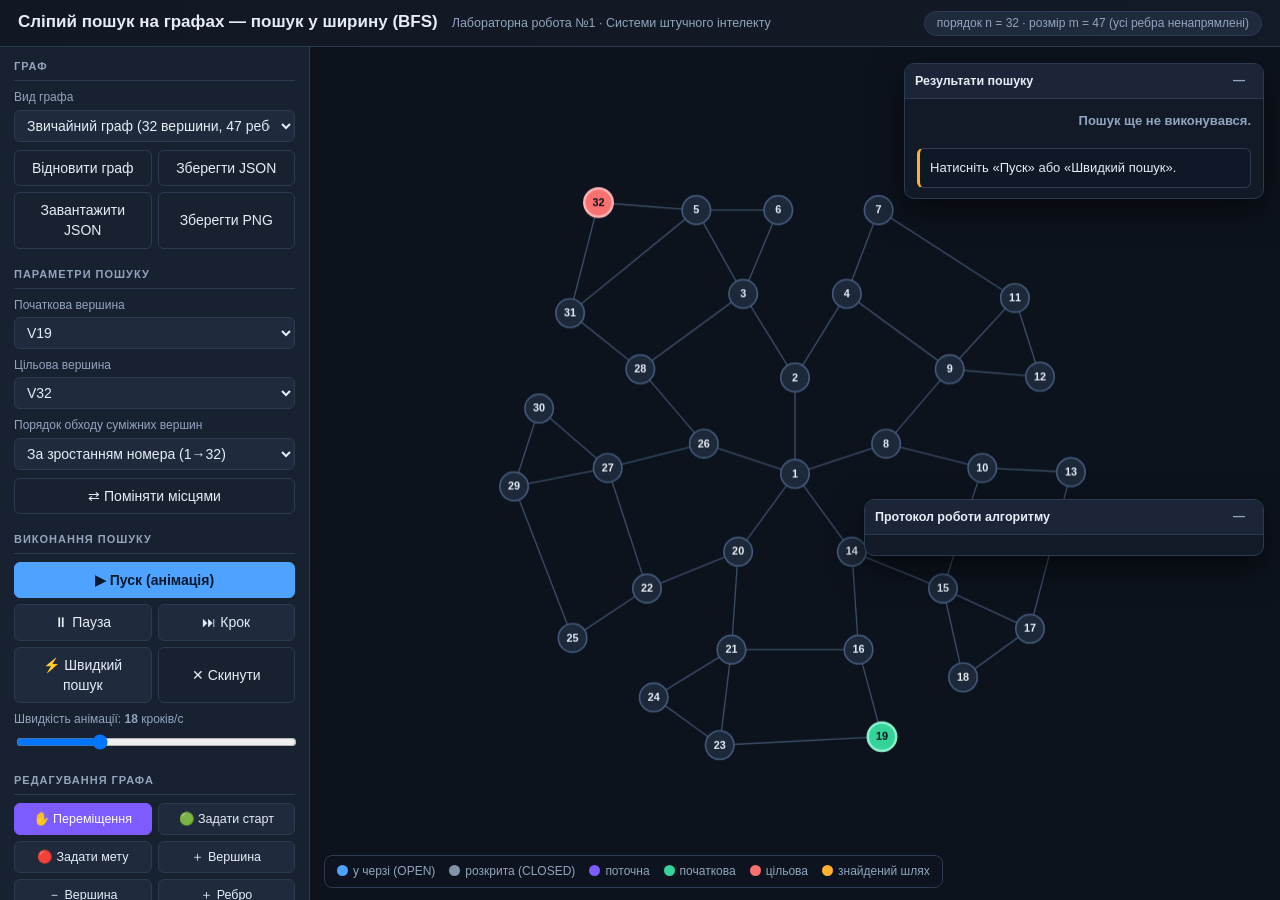
<file: lab_1/index.html>
<!DOCTYPE html>
<html lang="uk">
<head>
<meta charset="utf-8">
<title>Пошук у ширину на графах — лабораторна робота №1</title>
<link rel="stylesheet" href="css/style.css">
</head>
<body>
<div id="app">

  <header>
    <h1>Сліпий пошук на графах — пошук у ширину (BFS)</h1>
    <span class="sub">Лабораторна робота №1 · Системи штучного інтелекту</span>
    <span class="spacer"></span>
    <span class="badge" id="graphInfo">граф: —</span>
  </header>

  <!-- ============================ керування ============================= -->
  <aside>

    <div class="group">
      <h2>Граф</h2>
      <label class="field">
        <span>Вид графа</span>
        <select id="graphType">
          <option value="undirected">Звичайний граф (32 вершини, 47 ребер)</option>
          <option value="directed">Оргграф (32 вершини, 47 дуг)</option>
          <option value="tree">Дерево (32 вершини, 31 ребро)</option>
          <option value="tree-directed">Орієнтоване дерево</option>
          <option value="mixed">Мішаний (10 ребер замінено дугами)</option>
          <option value="extended">Розширений граф (32 вершини, 55 ребер)</option>
        </select>
      </label>
      <div class="row">
        <button id="btnReload" class="ghost">Відновити граф</button>
        <button id="btnExport" class="ghost">Зберегти JSON</button>
      </div>
      <div class="row" style="margin-top:6px">
        <button id="btnImport" class="ghost">Завантажити JSON</button>
        <button id="btnPng" class="ghost">Зберегти PNG</button>
      </div>
      <input type="file" id="fileInput" accept="application/json" style="display:none">
    </div>

    <div class="group">
      <h2>Параметри пошуку</h2>
      <label class="field">
        <span>Початкова вершина</span>
        <select id="startSel"></select>
      </label>
      <label class="field">
        <span>Цільова вершина</span>
        <select id="goalSel"></select>
      </label>
      <label class="field">
        <span>Порядок обходу суміжних вершин</span>
        <select id="orderSel">
          <option value="asc">За зростанням номера (1→32)</option>
          <option value="desc">За спаданням номера (32→1)</option>
          <option value="cw">За годинниковою стрілкою</option>
          <option value="ccw">Проти годинникової стрілки</option>
          <option value="insert">У порядку задання ребер</option>
        </select>
      </label>
      <div class="row">
        <button id="btnSwap" class="ghost">⇄ Поміняти місцями</button>
      </div>
    </div>

    <div class="group">
      <h2>Виконання пошуку</h2>
      <div class="row">
        <button id="btnRun" class="primary">▶ Пуск (анімація)</button>
      </div>
      <div class="row" style="margin-top:6px">
        <button id="btnPause">⏸ Пауза</button>
        <button id="btnStep">⏭ Крок</button>
      </div>
      <div class="row" style="margin-top:6px">
        <button id="btnFast">⚡ Швидкий пошук</button>
        <button id="btnReset" class="ghost">✕ Скинути</button>
      </div>
      <label class="field" style="margin-top:8px">
        <span>Швидкість анімації: <b id="speedVal">18</b> кроків/с</span>
        <input type="range" id="speed" min="1" max="60" value="18">
      </label>
    </div>

    <div class="group">
      <h2>Редагування графа</h2>
      <div class="modes">
        <button data-mode="move"   class="on">✋ Переміщення</button>
        <button data-mode="start">🟢 Задати старт</button>
        <button data-mode="goal">🔴 Задати мету</button>
        <button data-mode="addV">＋ Вершина</button>
        <button data-mode="delV">－ Вершина</button>
        <button data-mode="addE">＋ Ребро</button>
        <button data-mode="addA">＋ Дуга</button>
        <button data-mode="delE">－ Ребро/дуга</button>
        <button data-mode="flipE" style="grid-column:1/-1">⟲ Ребро ⇄ дуга (змінити напрям)</button>
      </div>
      <div class="hint" id="modeHint">
        Режим «Переміщення»: перетягуйте вершини мишею, щоб змінити вигляд графа.
      </div>
    </div>

    <div class="group">
      <h2>Дослідження</h2>
      <div class="row">
        <button id="btnResearch">📊 Серія експериментів</button>
      </div>
      <div class="hint">
        Автоматично виконує пошук для всіх порядків обходу, для прямого і
        дзеркального напрямів та для всіх видів графа і зводить результати
        в таблицю (її можна зберегти у CSV).
      </div>
    </div>

  </aside>

  <!-- ============================== полотно ============================== -->
  <main id="stage">
    <canvas id="canvas"></canvas>

    <div class="legend">
      <span><i style="background:#4da3ff"></i>у черзі (OPEN)</span>
      <span><i style="background:#8593a8"></i>розкрита (CLOSED)</span>
      <span><i style="background:#7c5cff"></i>поточна</span>
      <span><i style="background:#34d399"></i>початкова</span>
      <span><i style="background:#f87171"></i>цільова</span>
      <span><i style="background:#ffb02e"></i>знайдений шлях</span>
    </div>

    <!-- вікно результатів пошуку -->
    <div class="window" id="winResults">
      <div class="title">
        <span>Результати пошуку</span>
        <span class="spacer"></span>
        <button data-collapse>—</button>
      </div>
      <div class="body">
        <table class="kv" id="resTable"></table>
        <div id="queueView" class="queue-view"></div>
        <div class="pathline" id="pathLine">Пошук не виконувався.</div>
      </div>
    </div>

    <!-- вікно протоколу роботи алгоритму -->
    <div class="window" id="winLog">
      <div class="title">
        <span>Протокол роботи алгоритму</span>
        <span class="spacer"></span>
        <button data-collapse>—</button>
      </div>
      <div class="body"><div id="logBody"></div></div>
    </div>

    <!-- вікно серії експериментів -->
    <div class="window" id="winResearch">
      <div class="title">
        <span>Серія експериментів</span>
        <span class="spacer"></span>
        <button id="btnCsv">CSV</button>
        <button data-close>✕</button>
      </div>
      <div class="body"><div id="researchBody"></div></div>
    </div>
  </main>

</div>

<script src="js/graph-data.js"></script>
<script src="js/graph.js"></script>
<script src="js/bfs.js"></script>
<script src="js/render.js"></script>
<script src="js/research.js"></script>
<script src="js/app.js"></script>
</body>
</html>
</file>
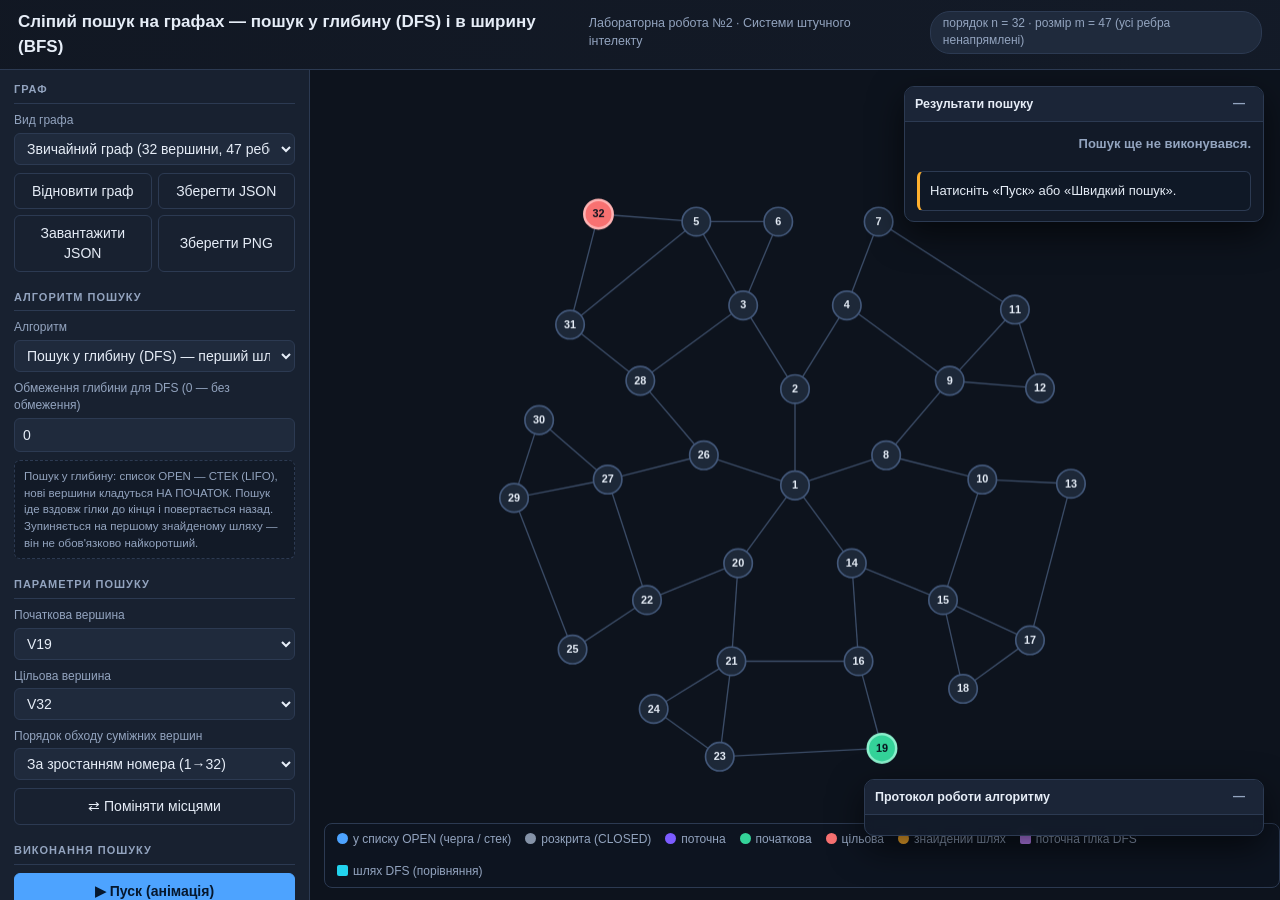
<file: lab_2/index.html>
<!DOCTYPE html>
<html lang="uk">
<head>
<meta charset="utf-8">
<title>Пошук у ширину і в глибину — лабораторна робота №2</title>
<link rel="stylesheet" href="css/style.css">
</head>
<body>
<div id="app">

  <header>
    <h1>Сліпий пошук на графах — пошук у глибину (DFS) і в ширину (BFS)</h1>
    <span class="sub">Лабораторна робота №2 · Системи штучного інтелекту</span>
    <span class="spacer"></span>
    <span class="badge" id="graphInfo">граф: —</span>
  </header>

  <!-- ============================ керування ============================= -->
  <aside>

    <div class="group">
      <h2>Граф</h2>
      <label class="field">
        <span>Вид графа</span>
        <select id="graphType">
          <option value="undirected">Звичайний граф (32 вершини, 47 ребер)</option>
          <option value="directed">Оргграф (32 вершини, 47 дуг)</option>
          <option value="tree">Дерево (32 вершини, 31 ребро)</option>
          <option value="tree-directed">Орієнтоване дерево</option>
          <option value="mixed">Мішаний (10 ребер замінено дугами)</option>
          <option value="extended">Розширений граф (32 вершини, 55 ребер)</option>
        </select>
      </label>
      <div class="row">
        <button id="btnReload" class="ghost">Відновити граф</button>
        <button id="btnExport" class="ghost">Зберегти JSON</button>
      </div>
      <div class="row" style="margin-top:6px">
        <button id="btnImport" class="ghost">Завантажити JSON</button>
        <button id="btnPng" class="ghost">Зберегти PNG</button>
      </div>
      <input type="file" id="fileInput" accept="application/json" style="display:none">
    </div>

    <div class="group">
      <h2>Алгоритм пошуку</h2>
      <label class="field">
        <span>Алгоритм</span>
        <select id="algoSel">
          <option value="dfs">Пошук у глибину (DFS) — перший шлях</option>
          <option value="dfs-short">Пошук у глибину (DFS) — найкоротший шлях</option>
          <option value="bfs">Пошук у ширину (BFS)</option>
        </select>
      </label>
      <label class="field" id="limitField">
        <span>Обмеження глибини для DFS (0 — без обмеження)</span>
        <input type="number" id="limitInp" min="0" max="40" value="0">
      </label>
      <div class="hint" id="algoHint"></div>
    </div>

    <div class="group">
      <h2>Параметри пошуку</h2>
      <label class="field">
        <span>Початкова вершина</span>
        <select id="startSel"></select>
      </label>
      <label class="field">
        <span>Цільова вершина</span>
        <select id="goalSel"></select>
      </label>
      <label class="field">
        <span>Порядок обходу суміжних вершин</span>
        <select id="orderSel">
          <option value="asc">За зростанням номера (1→32)</option>
          <option value="desc">За спаданням номера (32→1)</option>
          <option value="cw">За годинниковою стрілкою</option>
          <option value="ccw">Проти годинникової стрілки</option>
          <option value="insert">У порядку задання ребер</option>
        </select>
      </label>
      <div class="row">
        <button id="btnSwap" class="ghost">⇄ Поміняти місцями</button>
      </div>
    </div>

    <div class="group">
      <h2>Виконання пошуку</h2>
      <div class="row">
        <button id="btnRun" class="primary">▶ Пуск (анімація)</button>
      </div>
      <div class="row" style="margin-top:6px">
        <button id="btnPause">⏸ Пауза</button>
        <button id="btnStep">⏭ Крок</button>
      </div>
      <div class="row" style="margin-top:6px">
        <button id="btnFast">⚡ Швидкий пошук</button>
        <button id="btnReset" class="ghost">✕ Скинути</button>
      </div>
      <label class="field" style="margin-top:8px">
        <span>Швидкість анімації: <b id="speedVal">18</b> кроків/с</span>
        <input type="range" id="speed" min="1" max="60" value="18">
      </label>
    </div>

    <div class="group">
      <h2>Редагування графа</h2>
      <div class="modes">
        <button data-mode="move"   class="on">✋ Переміщення</button>
        <button data-mode="start">🟢 Задати старт</button>
        <button data-mode="goal">🔴 Задати мету</button>
        <button data-mode="addV">＋ Вершина</button>
        <button data-mode="delV">－ Вершина</button>
        <button data-mode="addE">＋ Ребро</button>
        <button data-mode="addA">＋ Дуга</button>
        <button data-mode="delE">－ Ребро/дуга</button>
        <button data-mode="flipE" style="grid-column:1/-1">⟲ Ребро ⇄ дуга (змінити напрям)</button>
      </div>
      <div class="hint" id="modeHint">
        Режим «Переміщення»: перетягуйте вершини мишею, щоб змінити вигляд графа.
      </div>
    </div>

    <div class="group">
      <h2>Дослідження</h2>
      <div class="row">
        <button id="btnCompare" class="primary">⚖ Порівняти BFS і DFS</button>
      </div>
      <div class="row" style="margin-top:6px">
        <button id="btnResearch">📊 Серія експериментів</button>
      </div>
      <div class="hint">
        «Порівняти» виконує BFS і обидва варіанти DFS на поточному графі за
        однакових умов і показує обидва шляхи на графі. «Серія експериментів»
        автоматично проганяє всі досліди для трьох алгоритмів і зводить
        результати в таблиці (їх можна зберегти у CSV).
      </div>
    </div>

  </aside>

  <!-- ============================== полотно ============================== -->
  <main id="stage">
    <canvas id="canvas"></canvas>

    <div class="legend">
      <span><i style="background:#4da3ff"></i>у списку OPEN (черга / стек)</span>
      <span><i style="background:#8593a8"></i>розкрита (CLOSED)</span>
      <span><i style="background:#7c5cff"></i>поточна</span>
      <span><i style="background:#34d399"></i>початкова</span>
      <span><i style="background:#f87171"></i>цільова</span>
      <span><i style="background:#ffb02e"></i>знайдений шлях</span>
      <span><i style="background:#c084fc;border-radius:2px"></i>поточна гілка DFS</span>
      <span><i style="background:#22d3ee;border-radius:2px"></i>шлях DFS (порівняння)</span>
    </div>

    <!-- вікно результатів пошуку -->
    <div class="window" id="winResults">
      <div class="title">
        <span>Результати пошуку</span>
        <span class="spacer"></span>
        <button data-collapse>—</button>
      </div>
      <div class="body">
        <table class="kv" id="resTable"></table>
        <div id="queueView" class="queue-view"></div>
        <div class="pathline" id="pathLine">Пошук не виконувався.</div>
      </div>
    </div>

    <!-- вікно протоколу роботи алгоритму -->
    <div class="window" id="winLog">
      <div class="title">
        <span>Протокол роботи алгоритму</span>
        <span class="spacer"></span>
        <button data-collapse>—</button>
      </div>
      <div class="body"><div id="logBody"></div></div>
    </div>

    <!-- вікно порівняння BFS і DFS -->
    <div class="window" id="winCompare">
      <div class="title">
        <span>Порівняння пошуку в ширину і в глибину</span>
        <span class="spacer"></span>
        <button data-close>✕</button>
      </div>
      <div class="body"><div id="compareBody"></div></div>
    </div>

    <!-- вікно серії експериментів -->
    <div class="window" id="winResearch">
      <div class="title">
        <span>Серія експериментів</span>
        <span class="spacer"></span>
        <button id="btnCsv">CSV</button>
        <button data-close>✕</button>
      </div>
      <div class="body"><div id="researchBody"></div></div>
    </div>
  </main>

</div>

<script src="js/graph-data.js"></script>
<script src="js/graph.js"></script>
<script src="js/bfs.js"></script>
<script src="js/dfs.js"></script>
<script src="js/search.js"></script>
<script src="js/render.js"></script>
<script src="js/research.js"></script>
<script src="js/app.js"></script>
</body>
</html>
</file>
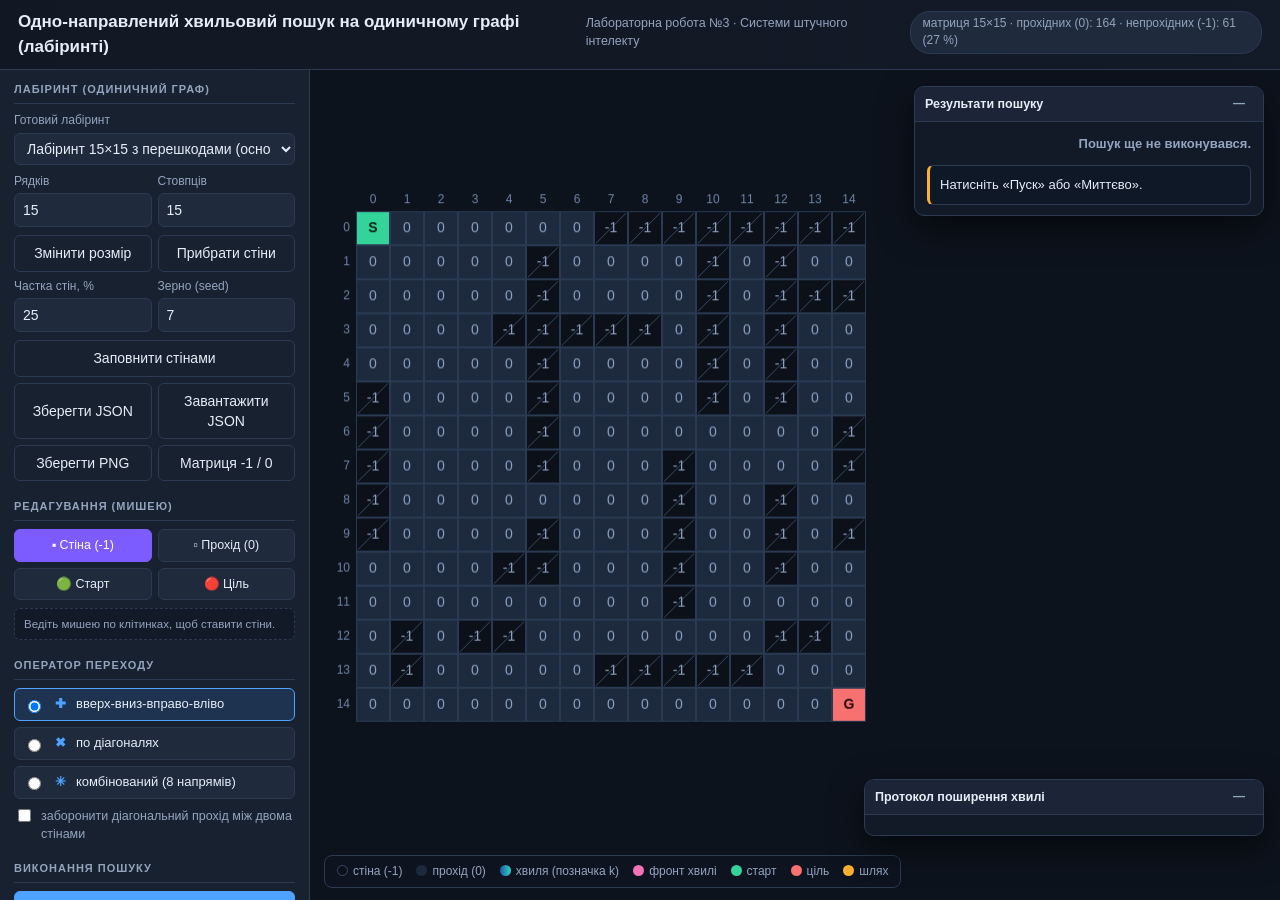
<file: lab_3/index.html>
<!DOCTYPE html>
<html lang="uk">
<head>
<meta charset="utf-8">
<title>Хвильовий пошук у лабіринті — лабораторна робота №3</title>
<link rel="stylesheet" href="css/style.css">
</head>
<body>
<div id="app">

  <header>
    <h1>Одно-направлений хвильовий пошук на одиничному графі (лабіринті)</h1>
    <span class="sub">Лабораторна робота №3 · Системи штучного інтелекту</span>
    <span class="spacer"></span>
    <span class="badge" id="mazeInfo">лабіринт: —</span>
  </header>

  <!-- ============================ керування ============================= -->
  <aside>

    <div class="group">
      <h2>Лабіринт (одиничний граф)</h2>
      <label class="field">
        <span>Готовий лабіринт</span>
        <select id="presetSel"></select>
      </label>
      <div class="row">
        <label class="field small"><span>Рядків</span><input type="number" id="rowsInp" min="5" max="30" value="15"></label>
        <label class="field small"><span>Стовпців</span><input type="number" id="colsInp" min="5" max="30" value="15"></label>
      </div>
      <div class="row">
        <button id="btnResize" class="ghost">Змінити розмір</button>
        <button id="btnClear" class="ghost">Прибрати стіни</button>
      </div>
      <div class="row" style="margin-top:6px">
        <label class="field small"><span>Частка стін, %</span><input type="number" id="densInp" min="0" max="70" value="25"></label>
        <label class="field small"><span>Зерно (seed)</span><input type="number" id="seedInp" min="1" max="99999" value="7"></label>
      </div>
      <div class="row">
        <button id="btnFill" class="ghost">Заповнити стінами</button>
      </div>
      <div class="row" style="margin-top:6px">
        <button id="btnExport" class="ghost">Зберегти JSON</button>
        <button id="btnImport" class="ghost">Завантажити JSON</button>
      </div>
      <div class="row" style="margin-top:6px">
        <button id="btnPng" class="ghost">Зберегти PNG</button>
        <button id="btnMatrix" class="ghost">Матриця -1 / 0</button>
      </div>
      <input type="file" id="fileInput" accept="application/json" style="display:none">
    </div>

    <div class="group">
      <h2>Редагування (мишею)</h2>
      <div class="modes">
        <button data-mode="wall" class="on">▪ Стіна (-1)</button>
        <button data-mode="free">▫ Прохід (0)</button>
        <button data-mode="start">🟢 Старт</button>
        <button data-mode="goal">🔴 Ціль</button>
      </div>
      <div class="hint" id="modeHint">Ведіть мишею по клітинках, щоб ставити стіни.</div>
    </div>

    <div class="group">
      <h2>Оператор переходу</h2>
      <div class="ops">
        <label><input type="radio" name="op" value="cross" checked> <b>✚</b> вверх-вниз-вправо-вліво</label>
        <label><input type="radio" name="op" value="diag"> <b>✖</b> по діагоналях</label>
        <label><input type="radio" name="op" value="combo"> <b>✳</b> комбінований (8 напрямів)</label>
      </div>
      <label class="check">
        <input type="checkbox" id="noCutChk">
        заборонити діагональний прохід між двома стінами
      </label>
    </div>

    <div class="group">
      <h2>Виконання пошуку</h2>
      <div class="row">
        <button id="btnRun" class="primary">▶ Пуск (хвиля)</button>
      </div>
      <div class="row" style="margin-top:6px">
        <button id="btnPause">⏸ Пауза</button>
        <button id="btnStep">⏭ Крок</button>
      </div>
      <div class="row" style="margin-top:6px">
        <button id="btnFast">⚡ Миттєво</button>
        <button id="btnReset" class="ghost">✕ Скинути</button>
      </div>
      <label class="field" style="margin-top:8px">
        <span>Затримка: <b id="delayVal">250</b> мс</span>
        <input type="range" id="delay" min="0" max="1500" step="10" value="250">
      </label>
      <label class="field">
        <span>Крок анімації</span>
        <select id="granSel">
          <option value="wave">одна хвиля (фронт)</option>
          <option value="cell">одна клітинка</option>
        </select>
      </label>
      <label class="check"><input type="checkbox" id="numChk" checked> показувати позначки в клітинках</label>
    </div>

    <div class="group">
      <h2>Дослідження</h2>
      <div class="row">
        <button id="btnCompare" class="primary">⚖ Порівняти оператори</button>
      </div>
      <div class="row" style="margin-top:6px">
        <button id="btnResearch">📊 Серія експериментів</button>
      </div>
      <div class="hint">
        «Порівняти» виконує хвильовий пошук усіма операторами на поточному
        лабіринті й показує всі шляхи одночасно. «Серія експериментів» проганяє
        досліди для різних лабіринтів, розмірів і частки стін.
      </div>
    </div>
  </aside>

  <!-- ============================== полотно ============================== -->
  <main id="stage">
    <canvas id="canvas"></canvas>

    <div class="legend">
      <span><i style="background:#0b1019;border:1px solid #3a4a63"></i>стіна (-1)</span>
      <span><i style="background:#1d2a3d"></i>прохід (0)</span>
      <span><i style="background:linear-gradient(90deg,#1e5aa8,#2dd4bf)"></i>хвиля (позначка k)</span>
      <span><i style="background:#f472b6"></i>фронт хвилі</span>
      <span><i style="background:#34d399"></i>старт</span>
      <span><i style="background:#f87171"></i>ціль</span>
      <span><i style="background:#ffb02e"></i>шлях</span>
    </div>

    <div class="window" id="winResults">
      <div class="title">
        <span>Результати пошуку</span>
        <span class="spacer"></span>
        <button data-collapse>—</button>
      </div>
      <div class="body">
        <table class="kv" id="resTable"></table>
        <div class="pathline" id="pathLine">Пошук не виконувався.</div>
      </div>
    </div>

    <div class="window" id="winLog">
      <div class="title">
        <span>Протокол поширення хвилі</span>
        <span class="spacer"></span>
        <button data-collapse>—</button>
      </div>
      <div class="body"><div id="logBody"></div></div>
    </div>

    <div class="window" id="winMatrix">
      <div class="title">
        <span>Матриця лабіринту</span>
        <span class="spacer"></span>
        <button data-close>✕</button>
      </div>
      <div class="body"><pre id="matrixBody"></pre></div>
    </div>

    <div class="window" id="winCompare">
      <div class="title">
        <span>Порівняння операторів переходу</span>
        <span class="spacer"></span>
        <button data-close>✕</button>
      </div>
      <div class="body"><div id="compareBody"></div></div>
    </div>

    <div class="window" id="winResearch">
      <div class="title">
        <span>Серія експериментів</span>
        <span class="spacer"></span>
        <button id="btnCsv">CSV</button>
        <button data-close>✕</button>
      </div>
      <div class="body"><div id="researchBody"></div></div>
    </div>
  </main>
</div>

<script src="js/maze.js"></script>
<script src="js/maze-data.js"></script>
<script src="js/wave.js"></script>
<script src="js/render.js"></script>
<script src="js/research.js"></script>
<script src="js/app.js"></script>
</body>
</html>
</file>
<file: lab_1/css/style.css>
/* ===========================================================================
   style.css — оформлення графічного інтерфейсу програми "Пошук у ширину"
   =========================================================================== */

:root {
  --bg:        #10151f;
  --panel:     #182130;
  --panel-2:   #1f2a3c;
  --line:      #2c3a52;
  --text:      #e6edf7;
  --muted:     #93a4bf;
  --accent:    #4da3ff;
  --accent-2:  #7c5cff;
  --ok:        #34d399;
  --warn:      #fbbf24;
  --err:       #f87171;
  --path:      #ffb02e;
}

* { box-sizing: border-box; }

html, body {
  margin: 0;
  height: 100%;
  background: var(--bg);
  color: var(--text);
  font: 14px/1.45 "Segoe UI", Tahoma, sans-serif;
}

/* ------------------------------ каркас ---------------------------------- */

#app {
  display: grid;
  grid-template-columns: 310px 1fr;
  grid-template-rows: auto 1fr;
  height: 100vh;
}

header {
  grid-column: 1 / -1;
  display: flex;
  align-items: baseline;
  gap: 14px;
  padding: 10px 18px;
  background: linear-gradient(90deg, #16203040, #1c2a4040);
  border-bottom: 1px solid var(--line);
}
header h1 { font-size: 17px; margin: 0; font-weight: 600; }
header .sub { color: var(--muted); font-size: 12.5px; }
header .spacer { flex: 1; }
header .badge {
  background: var(--panel-2);
  border: 1px solid var(--line);
  border-radius: 20px;
  padding: 3px 12px;
  color: var(--muted);
  font-size: 12px;
}

/* ----------------------------- бічна панель ------------------------------ */

aside {
  background: var(--panel);
  border-right: 1px solid var(--line);
  overflow-y: auto;
  padding: 12px 14px 40px;
}

.group { margin-bottom: 18px; }
.group > h2 {
  font-size: 11px;
  letter-spacing: .09em;
  text-transform: uppercase;
  color: var(--muted);
  margin: 0 0 8px;
  border-bottom: 1px solid var(--line);
  padding-bottom: 5px;
}

label.field { display: block; margin-bottom: 8px; }
label.field span {
  display: block;
  font-size: 12px;
  color: var(--muted);
  margin-bottom: 3px;
}

select, input[type="number"], input[type="text"] {
  width: 100%;
  background: var(--panel-2);
  color: var(--text);
  border: 1px solid var(--line);
  border-radius: 6px;
  padding: 6px 8px;
  font: inherit;
}
select:focus, input:focus { outline: 1px solid var(--accent); }

input[type="range"] { width: 100%; }

button {
  background: var(--panel-2);
  color: var(--text);
  border: 1px solid var(--line);
  border-radius: 6px;
  padding: 7px 10px;
  font: inherit;
  cursor: pointer;
  transition: background .12s, border-color .12s;
}
button:hover { background: #26344b; border-color: #3d5a80; }
button:active { transform: translateY(1px); }
button.primary { background: var(--accent); border-color: var(--accent); color: #06182e; font-weight: 600; }
button.primary:hover { background: #6fb4ff; }
button.ghost { background: transparent; }
button.danger { border-color: #5b2b2b; color: #ffb4b4; }
button.on { background: var(--accent-2); border-color: var(--accent-2); color: #fff; }

.row { display: flex; gap: 6px; flex-wrap: wrap; }
.row > * { flex: 1; }

.modes { display: grid; grid-template-columns: 1fr 1fr; gap: 6px; }
.modes button { font-size: 12.5px; padding: 6px 4px; }

.hint {
  font-size: 11.5px;
  color: var(--muted);
  background: #121a27;
  border: 1px dashed var(--line);
  border-radius: 6px;
  padding: 7px 9px;
  margin-top: 8px;
}

/* ------------------------------- полотно --------------------------------- */

main { position: relative; overflow: hidden; }
#canvas { display: block; width: 100%; height: 100%; cursor: crosshair; }

.legend {
  position: absolute;
  left: 14px;
  bottom: 12px;
  display: flex;
  gap: 14px;
  flex-wrap: wrap;
  background: #0e1622cc;
  border: 1px solid var(--line);
  border-radius: 8px;
  padding: 7px 12px;
  font-size: 12px;
  color: var(--muted);
  backdrop-filter: blur(3px);
}
.legend i {
  display: inline-block;
  width: 11px; height: 11px;
  border-radius: 50%;
  margin-right: 5px;
  vertical-align: -1px;
}

/* --------------------------- плаваючі вікна ------------------------------ */

.window {
  position: absolute;
  width: 340px;
  background: #131c2ae8;
  border: 1px solid var(--line);
  border-radius: 10px;
  box-shadow: 0 12px 34px #0009;
  backdrop-filter: blur(6px);
  overflow: hidden;
  z-index: 5;
}
.window .title {
  display: flex;
  align-items: center;
  gap: 8px;
  padding: 7px 10px;
  background: #1b2537;
  border-bottom: 1px solid var(--line);
  cursor: move;
  font-size: 12.5px;
  font-weight: 600;
  user-select: none;
}
.window .title .spacer { flex: 1; }
.window .title button {
  padding: 1px 7px;
  font-size: 12px;
  line-height: 1.3;
  background: transparent;
  border-color: transparent;
  color: var(--muted);
}
.window .body { padding: 10px 12px; max-height: 44vh; overflow: auto; }
.window.collapsed .body { display: none; }

#winResults { right: 16px; top: 16px; width: 360px; }
#winLog { right: 16px; top: 452px; width: 400px; }
#winResearch { left: 50%; top: 8vh; width: 780px; transform: translateX(-50%); display: none; }

table.kv { width: 100%; border-collapse: collapse; font-size: 13px; }
table.kv td { padding: 3px 0; vertical-align: top; }
table.kv td:first-child { color: var(--muted); width: 55%; }
table.kv td:last-child { text-align: right; font-variant-numeric: tabular-nums; font-weight: 600; }

.pathline {
  margin-top: 8px;
  padding: 8px 10px;
  background: #0f1826;
  border: 1px solid var(--line);
  border-left: 3px solid var(--path);
  border-radius: 6px;
  font-size: 13px;
  word-break: break-word;
  line-height: 1.7;
}
.pathline.fail { border-left-color: var(--err); color: #ffc9c9; }

#logBody { font: 12px/1.5 Consolas, "Courier New", monospace; white-space: pre-wrap; }
#logBody .l-cycle { color: var(--accent); }
#logBody .l-open  { color: var(--ok); }
#logBody .l-skip  { color: var(--muted); }
#logBody .l-goal  { color: var(--path); font-weight: 700; }
#logBody .l-now   { background: #24334a; display: block; border-radius: 3px; }

table.res { width: 100%; border-collapse: collapse; font-size: 12.5px; }
table.res th, table.res td {
  border: 1px solid var(--line);
  padding: 4px 7px;
  text-align: center;
}
table.res th { background: var(--panel-2); color: var(--muted); font-weight: 600; }
table.res td.l { text-align: left; }
table.res tr:nth-child(even) td { background: #16202e; }
table.res caption {
  caption-side: top;
  text-align: left;
  color: var(--muted);
  font-size: 12px;
  padding-bottom: 6px;
}

.queue-view {
  display: flex;
  flex-wrap: wrap;
  gap: 4px;
  margin-top: 6px;
}
.queue-view b {
  background: #23405f;
  border: 1px solid #35577c;
  color: #cfe6ff;
  border-radius: 4px;
  padding: 1px 7px;
  font-size: 12px;
  font-weight: 600;
}
.queue-view b.first { background: var(--accent); color: #06182e; }
.queue-view em { color: var(--muted); font-style: normal; font-size: 12px; }
</file>
<file: lab_2/css/style.css>
/* ===========================================================================
   style.css — оформлення графічного інтерфейсу програми "Пошук у ширину і в глибину"
   =========================================================================== */

:root {
  --bg:        #10151f;
  --panel:     #182130;
  --panel-2:   #1f2a3c;
  --line:      #2c3a52;
  --text:      #e6edf7;
  --muted:     #93a4bf;
  --accent:    #4da3ff;
  --accent-2:  #7c5cff;
  --ok:        #34d399;
  --warn:      #fbbf24;
  --err:       #f87171;
  --path:      #ffb02e;
}

* { box-sizing: border-box; }

html, body {
  margin: 0;
  height: 100%;
  background: var(--bg);
  color: var(--text);
  font: 14px/1.45 "Segoe UI", Tahoma, sans-serif;
}

/* ------------------------------ каркас ---------------------------------- */

#app {
  display: grid;
  grid-template-columns: 310px 1fr;
  grid-template-rows: auto 1fr;
  height: 100vh;
}

header {
  grid-column: 1 / -1;
  display: flex;
  align-items: baseline;
  gap: 14px;
  padding: 10px 18px;
  background: linear-gradient(90deg, #16203040, #1c2a4040);
  border-bottom: 1px solid var(--line);
}
header h1 { font-size: 17px; margin: 0; font-weight: 600; }
header .sub { color: var(--muted); font-size: 12.5px; }
header .spacer { flex: 1; }
header .badge {
  background: var(--panel-2);
  border: 1px solid var(--line);
  border-radius: 20px;
  padding: 3px 12px;
  color: var(--muted);
  font-size: 12px;
}

/* ----------------------------- бічна панель ------------------------------ */

aside {
  background: var(--panel);
  border-right: 1px solid var(--line);
  overflow-y: auto;
  padding: 12px 14px 40px;
}

.group { margin-bottom: 18px; }
.group > h2 {
  font-size: 11px;
  letter-spacing: .09em;
  text-transform: uppercase;
  color: var(--muted);
  margin: 0 0 8px;
  border-bottom: 1px solid var(--line);
  padding-bottom: 5px;
}

label.field { display: block; margin-bottom: 8px; }
label.field span {
  display: block;
  font-size: 12px;
  color: var(--muted);
  margin-bottom: 3px;
}

select, input[type="number"], input[type="text"] {
  width: 100%;
  background: var(--panel-2);
  color: var(--text);
  border: 1px solid var(--line);
  border-radius: 6px;
  padding: 6px 8px;
  font: inherit;
}
select:focus, input:focus { outline: 1px solid var(--accent); }

input[type="range"] { width: 100%; }

button {
  background: var(--panel-2);
  color: var(--text);
  border: 1px solid var(--line);
  border-radius: 6px;
  padding: 7px 10px;
  font: inherit;
  cursor: pointer;
  transition: background .12s, border-color .12s;
}
button:hover { background: #26344b; border-color: #3d5a80; }
button:active { transform: translateY(1px); }
button.primary { background: var(--accent); border-color: var(--accent); color: #06182e; font-weight: 600; }
button.primary:hover { background: #6fb4ff; }
button.ghost { background: transparent; }
button.danger { border-color: #5b2b2b; color: #ffb4b4; }
button.on { background: var(--accent-2); border-color: var(--accent-2); color: #fff; }

.row { display: flex; gap: 6px; flex-wrap: wrap; }
.row > * { flex: 1; }

.modes { display: grid; grid-template-columns: 1fr 1fr; gap: 6px; }
.modes button { font-size: 12.5px; padding: 6px 4px; }

.hint {
  font-size: 11.5px;
  color: var(--muted);
  background: #121a27;
  border: 1px dashed var(--line);
  border-radius: 6px;
  padding: 7px 9px;
  margin-top: 8px;
}

/* ------------------------------- полотно --------------------------------- */

main { position: relative; overflow: hidden; }
#canvas { display: block; width: 100%; height: 100%; cursor: crosshair; }

.legend {
  position: absolute;
  left: 14px;
  bottom: 12px;
  display: flex;
  gap: 14px;
  flex-wrap: wrap;
  background: #0e1622cc;
  border: 1px solid var(--line);
  border-radius: 8px;
  padding: 7px 12px;
  font-size: 12px;
  color: var(--muted);
  backdrop-filter: blur(3px);
}
.legend i {
  display: inline-block;
  width: 11px; height: 11px;
  border-radius: 50%;
  margin-right: 5px;
  vertical-align: -1px;
}

/* --------------------------- плаваючі вікна ------------------------------ */

.window {
  position: absolute;
  width: 340px;
  background: #131c2ae8;
  border: 1px solid var(--line);
  border-radius: 10px;
  box-shadow: 0 12px 34px #0009;
  backdrop-filter: blur(6px);
  overflow: hidden;
  z-index: 5;
}
.window .title {
  display: flex;
  align-items: center;
  gap: 8px;
  padding: 7px 10px;
  background: #1b2537;
  border-bottom: 1px solid var(--line);
  cursor: move;
  font-size: 12.5px;
  font-weight: 600;
  user-select: none;
}
.window .title .spacer { flex: 1; }
.window .title button {
  padding: 1px 7px;
  font-size: 12px;
  line-height: 1.3;
  background: transparent;
  border-color: transparent;
  color: var(--muted);
}
.window .body { padding: 10px 12px; max-height: 44vh; overflow: auto; }
.window.collapsed .body { display: none; }

#winResults { right: 16px; top: 16px; width: 360px; }
#winLog { right: 16px; top: 452px; width: 400px; }
#winResearch { left: 50%; top: 8vh; width: 780px; transform: translateX(-50%); display: none; }

table.kv { width: 100%; border-collapse: collapse; font-size: 13px; }
table.kv td { padding: 3px 0; vertical-align: top; }
table.kv td:first-child { color: var(--muted); width: 55%; }
table.kv td:last-child { text-align: right; font-variant-numeric: tabular-nums; font-weight: 600; }

.pathline {
  margin-top: 8px;
  padding: 8px 10px;
  background: #0f1826;
  border: 1px solid var(--line);
  border-left: 3px solid var(--path);
  border-radius: 6px;
  font-size: 13px;
  word-break: break-word;
  line-height: 1.7;
}
.pathline.fail { border-left-color: var(--err); color: #ffc9c9; }

#logBody { font: 12px/1.5 Consolas, "Courier New", monospace; white-space: pre-wrap; }
#logBody .l-cycle { color: var(--accent); }
#logBody .l-open  { color: var(--ok); }
#logBody .l-skip  { color: var(--muted); }
#logBody .l-goal  { color: var(--path); font-weight: 700; }
#logBody .l-now   { background: #24334a; display: block; border-radius: 3px; }

table.res { width: 100%; border-collapse: collapse; font-size: 12.5px; }
table.res th, table.res td {
  border: 1px solid var(--line);
  padding: 4px 7px;
  text-align: center;
}
table.res th { background: var(--panel-2); color: var(--muted); font-weight: 600; }
table.res td.l { text-align: left; }
table.res tr:nth-child(even) td { background: #16202e; }
table.res caption {
  caption-side: top;
  text-align: left;
  color: var(--muted);
  font-size: 12px;
  padding-bottom: 6px;
}

.queue-view {
  display: flex;
  flex-wrap: wrap;
  gap: 4px;
  margin-top: 6px;
}
.queue-view b {
  background: #23405f;
  border: 1px solid #35577c;
  color: #cfe6ff;
  border-radius: 4px;
  padding: 1px 7px;
  font-size: 12px;
  font-weight: 600;
}
.queue-view b.first { background: var(--accent); color: #06182e; }
.queue-view em { color: var(--muted); font-style: normal; font-size: 12px; }

/* ------------------------- лабораторна робота №2 -------------------------- */

#winCompare { right: 16px; top: 16px; width: 560px; display: none; z-index: 7; }
#winResults .body { max-height: 47vh; }
#winLog { top: auto; bottom: 64px; }
#winLog .body { max-height: 25vh; }
#winCompare .body, #winResearch .body { max-height: 78vh; }

table.res td.best { color: var(--ok); font-weight: 700; }
table.res td.worse { color: var(--warn); font-weight: 700; }
table.res th.algo-bfs, table.res td.algo-bfs { border-top: 2px solid var(--path); }
table.res th.algo-dfs, table.res td.algo-dfs { border-top: 2px solid #22d3ee; }

.cmp-paths { margin-top: 10px; display: grid; gap: 6px; }
.cmp-paths div {
  padding: 6px 10px;
  background: #0f1826;
  border: 1px solid var(--line);
  border-radius: 6px;
  font-size: 12.5px;
  line-height: 1.6;
}
.cmp-paths .p-bfs { border-left: 3px solid var(--path); }
.cmp-paths .p-dfs { border-left: 3px solid #22d3ee; }
.cmp-paths .p-short { border-left: 3px solid var(--ok); }
.cmp-note { margin-top: 10px; font-size: 12.5px; color: var(--muted); line-height: 1.55; }
.cmp-note b { color: var(--text); }

.queue-view b.first.stack { background: #c084fc; border-color: #c084fc; color: #1a0930; }
#logBody .l-back  { color: #c084fc; }
#logBody .l-prune { color: var(--warn); }
</file>
<file: lab_3/css/style.css>
/* ===========================================================================
   style.css — оформлення графічного інтерфейсу програми "Хвильовий пошук у лабіринті"
   =========================================================================== */

:root {
  --bg:        #10151f;
  --panel:     #182130;
  --panel-2:   #1f2a3c;
  --line:      #2c3a52;
  --text:      #e6edf7;
  --muted:     #93a4bf;
  --accent:    #4da3ff;
  --accent-2:  #7c5cff;
  --ok:        #34d399;
  --warn:      #fbbf24;
  --err:       #f87171;
  --path:      #ffb02e;
}

* { box-sizing: border-box; }

html, body {
  margin: 0;
  height: 100%;
  background: var(--bg);
  color: var(--text);
  font: 14px/1.45 "Segoe UI", Tahoma, sans-serif;
}

/* ------------------------------ каркас ---------------------------------- */

#app {
  display: grid;
  grid-template-columns: 310px 1fr;
  grid-template-rows: auto 1fr;
  height: 100vh;
}

header {
  grid-column: 1 / -1;
  display: flex;
  align-items: baseline;
  gap: 14px;
  padding: 10px 18px;
  background: linear-gradient(90deg, #16203040, #1c2a4040);
  border-bottom: 1px solid var(--line);
}
header h1 { font-size: 17px; margin: 0; font-weight: 600; }
header .sub { color: var(--muted); font-size: 12.5px; }
header .spacer { flex: 1; }
header .badge {
  background: var(--panel-2);
  border: 1px solid var(--line);
  border-radius: 20px;
  padding: 3px 12px;
  color: var(--muted);
  font-size: 12px;
}

/* ----------------------------- бічна панель ------------------------------ */

aside {
  background: var(--panel);
  border-right: 1px solid var(--line);
  overflow-y: auto;
  padding: 12px 14px 40px;
}

.group { margin-bottom: 18px; }
.group > h2 {
  font-size: 11px;
  letter-spacing: .09em;
  text-transform: uppercase;
  color: var(--muted);
  margin: 0 0 8px;
  border-bottom: 1px solid var(--line);
  padding-bottom: 5px;
}

label.field { display: block; margin-bottom: 8px; }
label.field span {
  display: block;
  font-size: 12px;
  color: var(--muted);
  margin-bottom: 3px;
}

select, input[type="number"], input[type="text"] {
  width: 100%;
  background: var(--panel-2);
  color: var(--text);
  border: 1px solid var(--line);
  border-radius: 6px;
  padding: 6px 8px;
  font: inherit;
}
select:focus, input:focus { outline: 1px solid var(--accent); }

input[type="range"] { width: 100%; }

button {
  background: var(--panel-2);
  color: var(--text);
  border: 1px solid var(--line);
  border-radius: 6px;
  padding: 7px 10px;
  font: inherit;
  cursor: pointer;
  transition: background .12s, border-color .12s;
}
button:hover { background: #26344b; border-color: #3d5a80; }
button:active { transform: translateY(1px); }
button.primary { background: var(--accent); border-color: var(--accent); color: #06182e; font-weight: 600; }
button.primary:hover { background: #6fb4ff; }
button.ghost { background: transparent; }
button.danger { border-color: #5b2b2b; color: #ffb4b4; }
button.on { background: var(--accent-2); border-color: var(--accent-2); color: #fff; }

.row { display: flex; gap: 6px; flex-wrap: wrap; }
.row > * { flex: 1; }

.modes { display: grid; grid-template-columns: 1fr 1fr; gap: 6px; }
.modes button { font-size: 12.5px; padding: 6px 4px; }

.hint {
  font-size: 11.5px;
  color: var(--muted);
  background: #121a27;
  border: 1px dashed var(--line);
  border-radius: 6px;
  padding: 7px 9px;
  margin-top: 8px;
}

/* ------------------------------- полотно --------------------------------- */

main { position: relative; overflow: hidden; }
#canvas { display: block; width: 100%; height: 100%; cursor: crosshair; }

.legend {
  position: absolute;
  left: 14px;
  bottom: 12px;
  display: flex;
  gap: 14px;
  flex-wrap: wrap;
  background: #0e1622cc;
  border: 1px solid var(--line);
  border-radius: 8px;
  padding: 7px 12px;
  font-size: 12px;
  color: var(--muted);
  backdrop-filter: blur(3px);
}
.legend i {
  display: inline-block;
  width: 11px; height: 11px;
  border-radius: 50%;
  margin-right: 5px;
  vertical-align: -1px;
}

/* --------------------------- плаваючі вікна ------------------------------ */

.window {
  position: absolute;
  width: 340px;
  background: #131c2ae8;
  border: 1px solid var(--line);
  border-radius: 10px;
  box-shadow: 0 12px 34px #0009;
  backdrop-filter: blur(6px);
  overflow: hidden;
  z-index: 5;
}
.window .title {
  display: flex;
  align-items: center;
  gap: 8px;
  padding: 7px 10px;
  background: #1b2537;
  border-bottom: 1px solid var(--line);
  cursor: move;
  font-size: 12.5px;
  font-weight: 600;
  user-select: none;
}
.window .title .spacer { flex: 1; }
.window .title button {
  padding: 1px 7px;
  font-size: 12px;
  line-height: 1.3;
  background: transparent;
  border-color: transparent;
  color: var(--muted);
}
.window .body { padding: 10px 12px; max-height: 44vh; overflow: auto; }
.window.collapsed .body { display: none; }

#winResults { right: 16px; top: 16px; width: 360px; }

#winResearch { left: 50%; top: 8vh; width: 780px; transform: translateX(-50%); display: none; }

table.kv { width: 100%; border-collapse: collapse; font-size: 13px; }
table.kv td { padding: 3px 0; vertical-align: top; }
table.kv td:first-child { color: var(--muted); width: 55%; }
table.kv td:last-child { text-align: right; font-variant-numeric: tabular-nums; font-weight: 600; }

.pathline {
  margin-top: 8px;
  padding: 8px 10px;
  background: #0f1826;
  border: 1px solid var(--line);
  border-left: 3px solid var(--path);
  border-radius: 6px;
  font-size: 13px;
  word-break: break-word;
  line-height: 1.7;
}
.pathline.fail { border-left-color: var(--err); color: #ffc9c9; }

#logBody { font: 12px/1.5 Consolas, "Courier New", monospace; white-space: pre-wrap; }
#logBody .l-cycle { color: var(--accent); }
#logBody .l-open  { color: var(--ok); }
#logBody .l-skip  { color: var(--muted); }
#logBody .l-goal  { color: var(--path); font-weight: 700; }
#logBody .l-now   { background: #24334a; display: block; border-radius: 3px; }

table.res { width: 100%; border-collapse: collapse; font-size: 12.5px; }
table.res th, table.res td {
  border: 1px solid var(--line);
  padding: 4px 7px;
  text-align: center;
}
table.res th { background: var(--panel-2); color: var(--muted); font-weight: 600; }
table.res td.l { text-align: left; }
table.res tr:nth-child(even) td { background: #16202e; }
table.res caption {
  caption-side: top;
  text-align: left;
  color: var(--muted);
  font-size: 12px;
  padding-bottom: 6px;
}

.queue-view {
  display: flex;
  flex-wrap: wrap;
  gap: 4px;
  margin-top: 6px;
}
.queue-view b {
  background: #23405f;
  border: 1px solid #35577c;
  color: #cfe6ff;
  border-radius: 4px;
  padding: 1px 7px;
  font-size: 12px;
  font-weight: 600;
}
.queue-view b.first { background: var(--accent); color: #06182e; }
.queue-view em { color: var(--muted); font-style: normal; font-size: 12px; }

/* ------------------------- лабораторна робота №3 -------------------------- */

#winResults { right: 16px; top: 16px; width: 350px; }
#winResults .body { max-height: 46vh; }
#winLog { right: 16px; top: auto; bottom: 64px; width: 400px; }
#winLog .body { max-height: 24vh; }
#winMatrix { left: 16px; top: 16px; width: auto; max-width: 70%; display: none; }
#winMatrix pre { margin: 0; font: 12px/1.35 Consolas, monospace; color: #cfe0f5; }
#winCompare { right: 16px; top: 16px; width: 550px; display: none; z-index: 7; }
#winCompare .body, #winResearch .body { max-height: 78vh; }
#winResearch { width: 860px; }

label.field.small { flex: 1; }
label.check { display: flex; gap: 7px; align-items: flex-start; font-size: 12.5px; color: var(--muted); margin-top: 8px; cursor: pointer; }
label.check input { margin-top: 2px; }
.ops { display: grid; gap: 6px; }
.ops label {
  display: flex; gap: 8px; align-items: center;
  background: var(--panel-2); border: 1px solid var(--line); border-radius: 6px;
  padding: 6px 8px; cursor: pointer; font-size: 13px;
}
.ops label:has(input:checked) { border-color: var(--accent); background: #1e3350; }
.ops b { width: 16px; text-align: center; color: var(--accent); }

table.res td.best { color: var(--ok); font-weight: 700; }
table.res td.fail { color: var(--err); font-weight: 700; }
.cmp-note { margin-top: 10px; font-size: 12.5px; color: var(--muted); line-height: 1.55; }
.cmp-note b { color: var(--text); }
.swatch { display: inline-block; width: 18px; height: 4px; border-radius: 2px; vertical-align: middle; margin-right: 6px; }
#logBody .l-wave { color: var(--accent); }
#logBody .l-goal { color: var(--path); font-weight: 700; }
#logBody .l-back { color: #c084fc; }
#logBody .l-fail { color: var(--err); font-weight: 700; }
</file>
